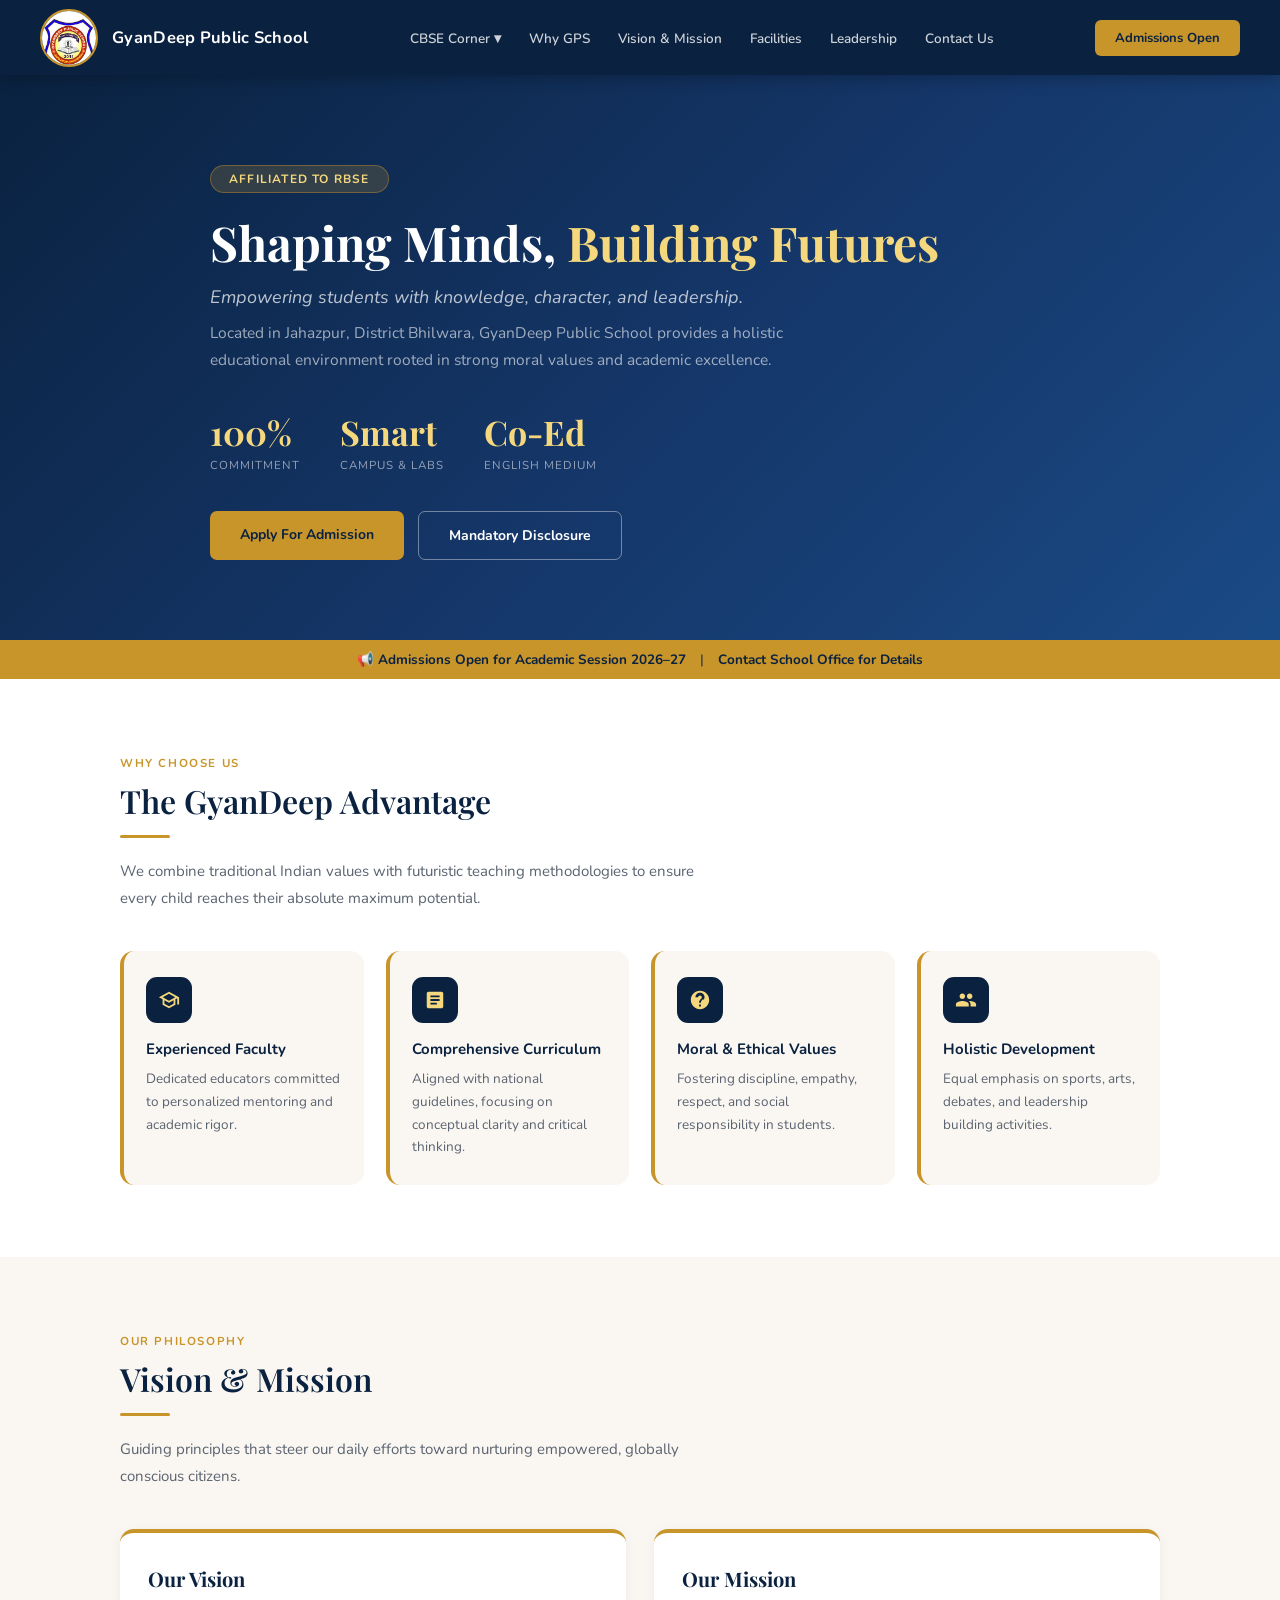
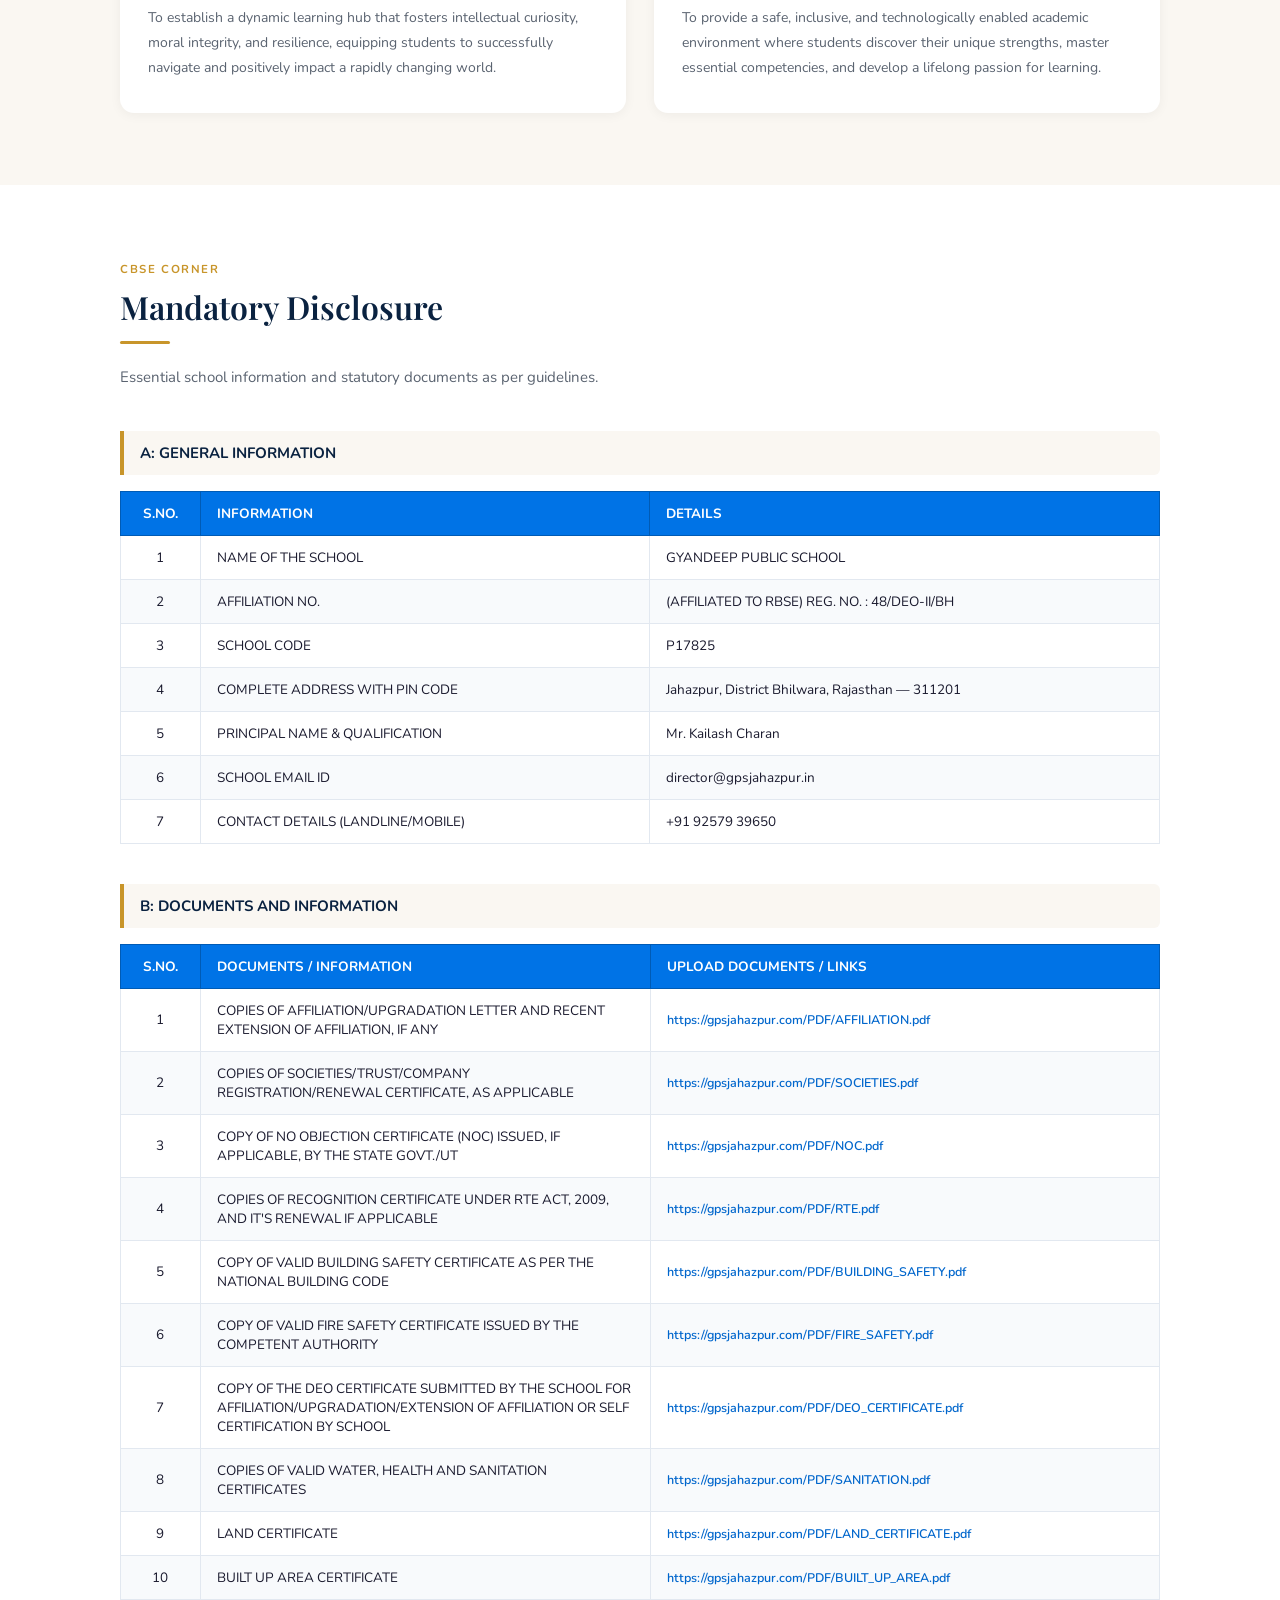
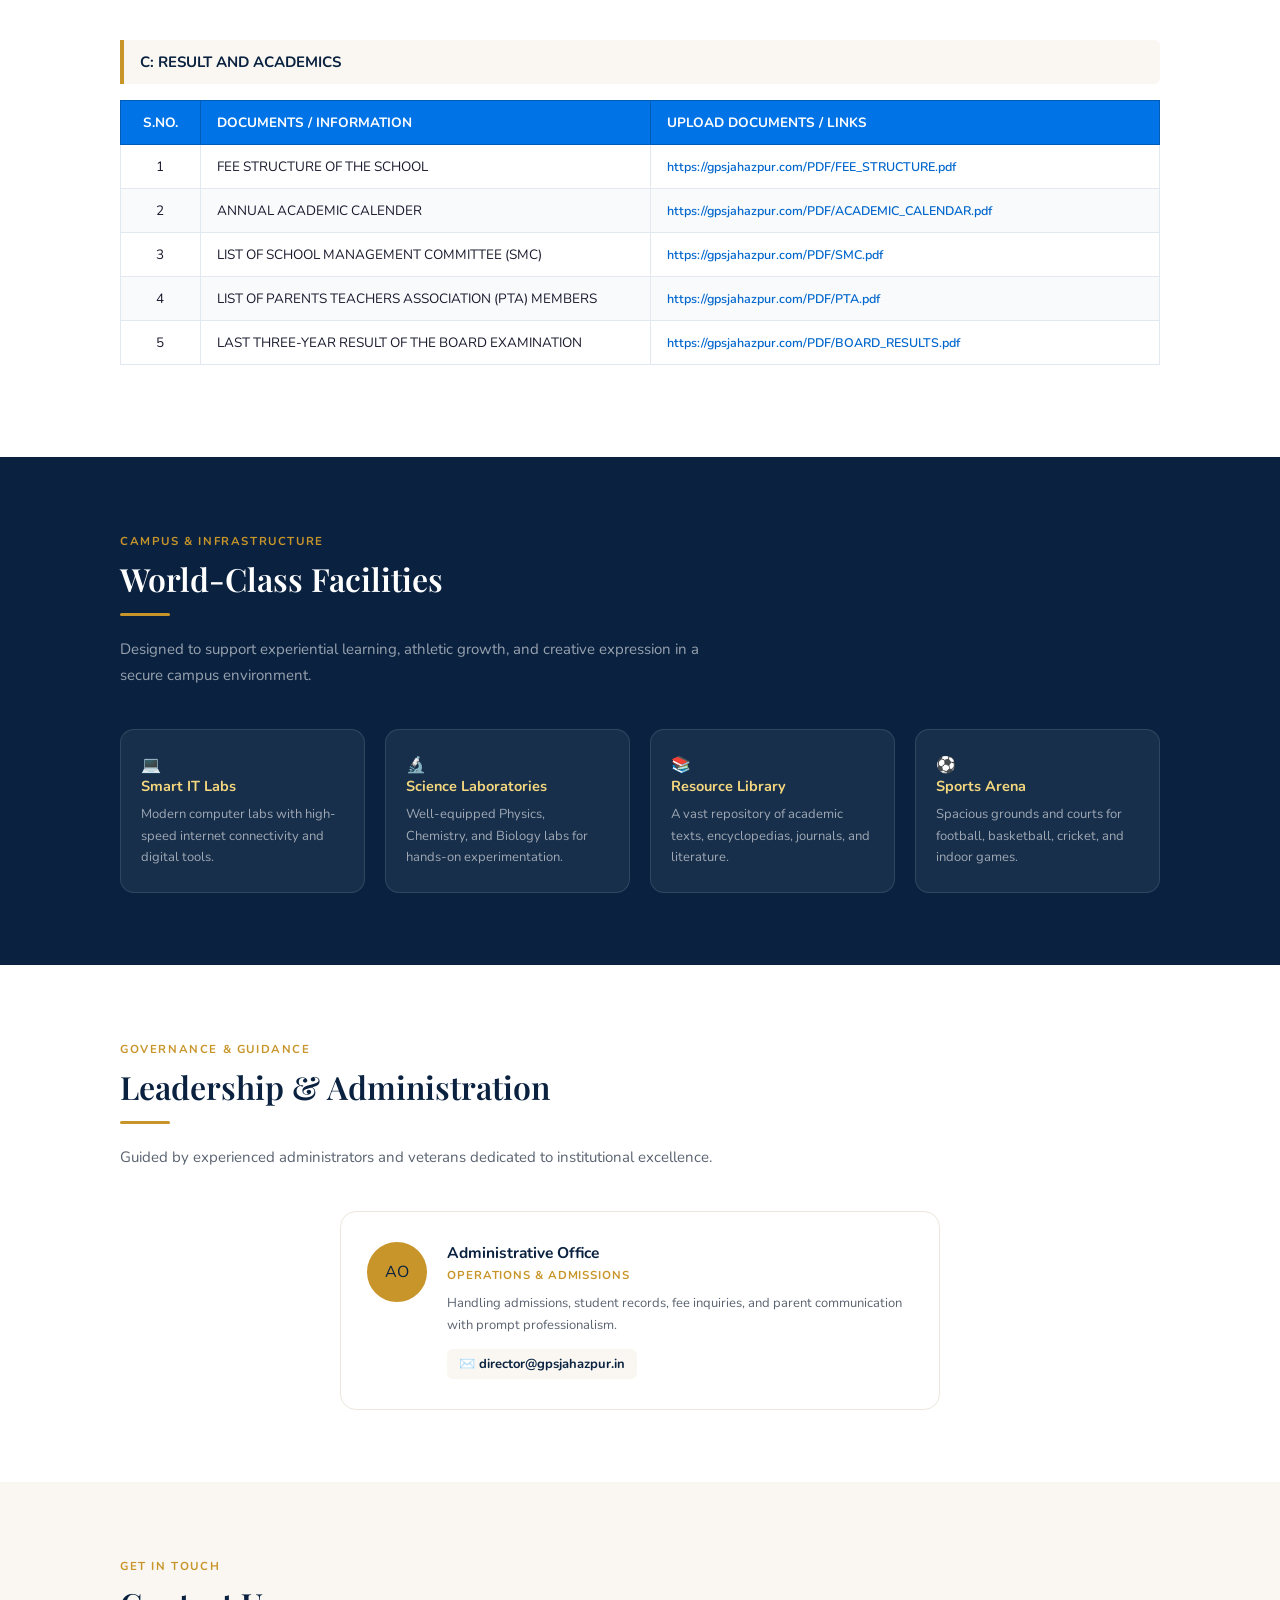
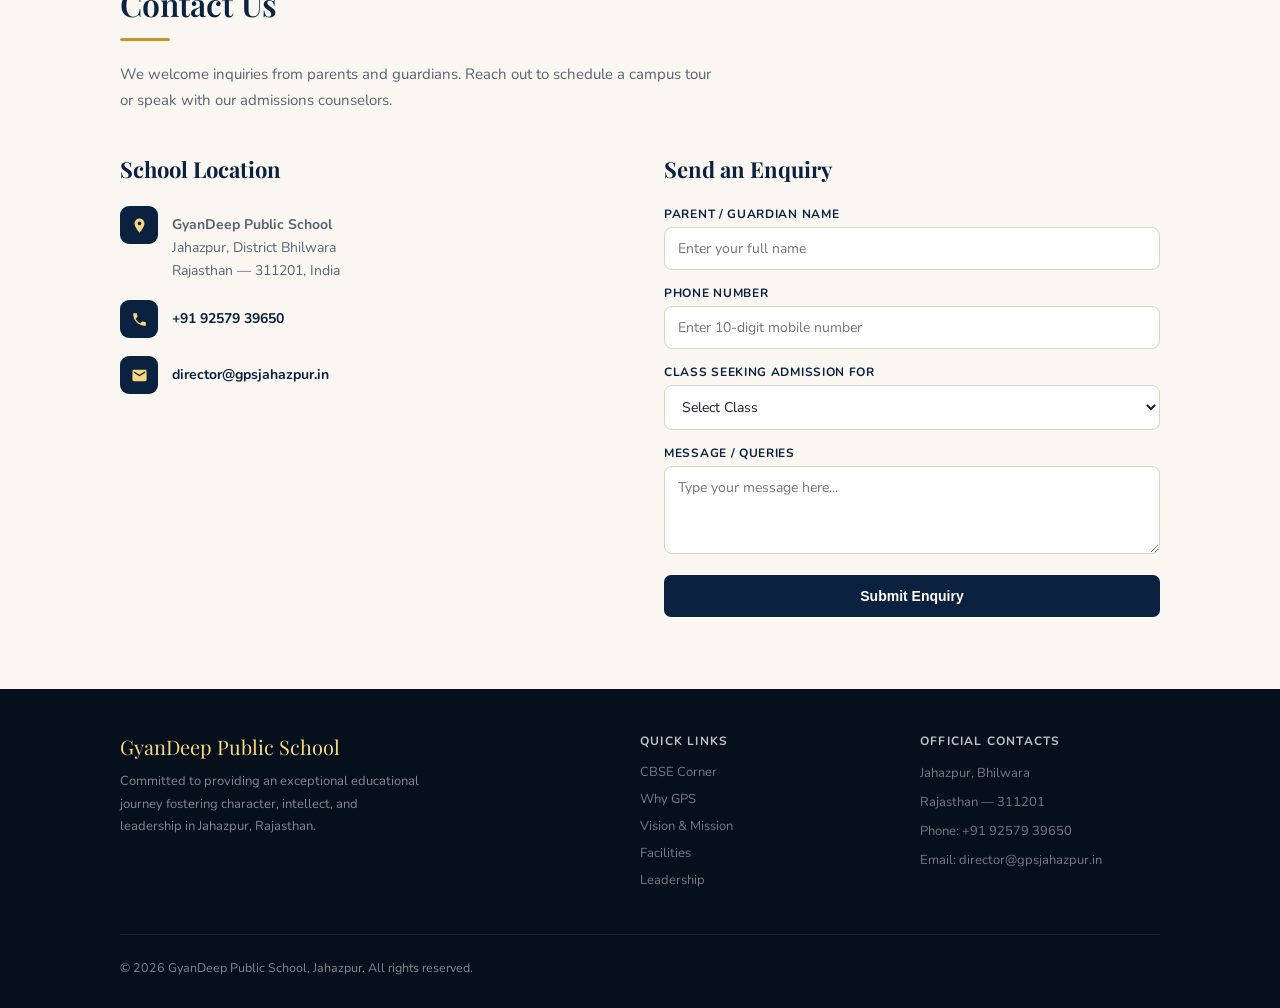
<file: index.html>
<!DOCTYPE html>
<html lang="en">
<head>
  <meta charset="UTF-8">
  <meta name="viewport" content="width=device-width, initial-scale=1.0">
  <title>GyanDeep Public School Jahazpur</title>
  <link rel="stylesheet" href="style.css">
  <link href="https://fonts.googleapis.com/css2?family=Nunito:wght@400;600;700&family=Playfair+Display:wght@600;700&display=swap" rel="stylesheet">
</head>
<body>

  <!-- Navigation -->
  <nav>
    <a href="#" class="nav-logo">
      <div class="emblem">
        <img src="LogoS.jpg" alt="GyanDeep Public School Logo">
      </div>
      <span>GyanDeep Public School</span>
    </a>
    <ul class="nav-links">
      <li class="dropdown">
        <a href="#cbse-corner">CBSE Corner ▾</a>
        <div class="dropdown-content">
          <a href="#disclosure">Mandatory Disclosure</a>
        </div>
      </li>
      <li><a href="#why-gps">Why GPS</a></li>
      <li><a href="#vision">Vision & Mission</a></li>
      <li><a href="#facilities">Facilities</a></li>
      <li><a href="#leadership">Leadership</a></li>
      <li><a href="#contact">Contact Us</a></li>
    </ul>
    <a href="#contact" class="nav-cta">Admissions Open</a>
    <button class="hamburger" id="hamburger" aria-label="Toggle menu">
      <span></span>
      <span></span>
      <span></span>
    </button>
  </nav>

  <!-- Mobile Menu -->
  <div class="mobile-menu" id="mobileMenu">
    <a href="#cbse-corner">CBSE Corner</a>
    <a href="#why-gps">Why GPS</a>
    <a href="#vision">Vision & Mission</a>
    <a href="#facilities">Facilities</a>
    <a href="#leadership">Leadership</a>
    <a href="#contact">Contact Us</a>
  </div>

  <!-- Hero Section -->
  <header class="hero">
    <div class="hero-inner">
      <div class="hero-badge">Affiliated to RBSE</div>
      <h1>Shaping Minds, <span>Building Futures</span></h1>
      <p class="tagline">Empowering students with knowledge, character, and leadership.</p>
      <p class="sub">Located in Jahazpur, District Bhilwara, GyanDeep Public School provides a holistic educational environment rooted in strong moral values and academic excellence.</p>
      
      <div class="hero-stats">
        <div class="hero-stat">
          <div class="num">100%</div>
          <div class="lbl">Commitment</div>
        </div>
        <div class="hero-stat">
          <div class="num">Smart</div>
          <div class="lbl">Campus & Labs</div>
        </div>
        <div class="hero-stat">
          <div class="num">Co-Ed</div>
          <div class="lbl">English Medium</div>
        </div>
      </div>

      <div class="hero-btns">
        <a href="#contact" class="btn-primary">Apply For Admission</a>
        <a href="#disclosure" class="btn-outline">Mandatory Disclosure</a>
      </div>
    </div>
  </header>

  <!-- Notice Bar -->
  <div class="notice-bar">
    📢 Admissions Open for Academic Session 2026–27 <span>|</span> Contact School Office for Details
  </div>

  <!-- Why GPS Section -->
  <section id="why-gps">
    <div class="section-inner">
      <span class="section-tag">Why Choose Us</span>
      <h2 class="section-title">The GyanDeep Advantage</h2>
      <div class="divider"></div>
      <p class="section-desc">We combine traditional Indian values with futuristic teaching methodologies to ensure every child reaches their absolute maximum potential.</p>
      
      <div class="why-grid">
        <div class="why-card">
          <div class="why-icon">
            <svg viewBox="0 0 24 24"><path d="M12 3L1 9l4 2.18v6L12 21l7-3.82v-6l2-1.09V17h2V9L12 3zm6.82 6L12 12.72 5.18 9 12 5.28 18.82 9zM17 15.99l-5 2.73-5-2.73v-3.72L12 15l5-2.73v3.72z"/></svg>
          </div>
          <h3>Experienced Faculty</h3>
          <p>Dedicated educators committed to personalized mentoring and academic rigor.</p>
        </div>
        <div class="why-card">
          <div class="why-icon">
            <svg viewBox="0 0 24 24"><path d="M19 3H5c-1.1 0-2 .9-2 2v14c0 1.1.9 2 2 2h14c1.1 0 2-.9 2-2V5c0-1.1-.9-2-2-2zm-5 14H7v-2h7v2zm3-4H7v-2h10v2zm0-4H7V7h10v2z"/></svg>
          </div>
          <h3>Comprehensive Curriculum</h3>
          <p>Aligned with national guidelines, focusing on conceptual clarity and critical thinking.</p>
        </div>
        <div class="why-card">
          <div class="why-icon">
            <svg viewBox="0 0 24 24"><path d="M12 2C6.48 2 2 6.48 2 12s4.48 10 10 10 10-4.48 10-10S17.52 2 12 2zm1 17h-2v-2h2v2zm2.07-7.75l-.9.92C13.45 12.9 13 13.5 13 15h-2v-.5c0-1.1.45-2.1 1.17-2.83l1.24-1.26c.37-.36.59-.86.59-1.41 0-1.1-.9-2-2-2s-2 .9-2 2H7c0-2.76 2.24-5 5-5s5 2.24 5 5c0 1.04-.42 1.99-1.07 2.75z"/></svg>
          </div>
          <h3>Moral & Ethical Values</h3>
          <p>Fostering discipline, empathy, respect, and social responsibility in students.</p>
        </div>
        <div class="why-card">
          <div class="why-icon">
            <svg viewBox="0 0 24 24"><path d="M16 11c1.66 0 2.99-1.34 2.99-3S17.66 5 16 5c-1.66 0-3 1.34-3 3s1.34 3 3 3zm-8 0c1.66 0 2.99-1.34 2.99-3S9.66 5 8 5C6.34 5 5 6.34 5 8s1.34 3 3 3zm0 2c-2.33 0-7 1.17-7 3.5V19h14v-2.5c0-2.33-4.67-3.5-7-3.5zm8 0c-.29 0-.62.02-.97.05 1.16.84 1.97 1.97 1.97 3.45V19h6v-2.5c0-2.33-4.67-3.5-7-3.5z"/></svg>
          </div>
          <h3>Holistic Development</h3>
          <p>Equal emphasis on sports, arts, debates, and leadership building activities.</p>
        </div>
      </div>
    </div>
  </section>

  <!-- Vision & Mission -->
  <section id="vision" class="vm-bg">
    <div class="section-inner">
      <span class="section-tag">Our Philosophy</span>
      <h2 class="section-title">Vision & Mission</h2>
      <div class="divider"></div>
      <p class="section-desc">Guiding principles that steer our daily efforts toward nurturing empowered, globally conscious citizens.</p>

      <div class="vm-grid">
        <div class="vm-card">
          <h3>Our Vision</h3>
          <p>To establish a dynamic learning hub that fosters intellectual curiosity, moral integrity, and resilience, equipping students to successfully navigate and positively impact a rapidly changing world.</p>
        </div>
        <div class="vm-card">
          <h3>Our Mission</h3>
          <p>To provide a safe, inclusive, and technologically enabled academic environment where students discover their unique strengths, master essential competencies, and develop a lifelong passion for learning.</p>
        </div>
      </div>
    </div>
  </section>

  <!-- Mandatory Disclosure Section -->
  <section id="disclosure" class="disclosure-section">
    <div class="section-inner">
      <span class="section-tag" id="cbse-corner">CBSE Corner</span>
      <h2 class="section-title">Mandatory Disclosure</h2>
      <div class="divider"></div>
      <p class="section-desc">Essential school information and statutory documents as per guidelines.</p>

      <!-- A: General Information -->
      <div class="disclosure-block">
        <div class="disclosure-table-title">A: GENERAL INFORMATION</div>
        <div class="table-responsive">
          <table class="disclosure-table">
            <thead>
              <tr>
                <th>S.NO.</th>
                <th>INFORMATION</th>
                <th>DETAILS</th>
              </tr>
            </thead>
            <tbody>
              <tr><td>1</td><td>NAME OF THE SCHOOL</td><td>GYANDEEP PUBLIC SCHOOL</td></tr>
              <tr><td>2</td><td>AFFILIATION NO.</td><td class="nowrap-text">(AFFILIATED TO RBSE) REG. NO. : 48/DEO-II/BH</td></tr>
              <tr><td>3</td><td>SCHOOL CODE</td><td>P17825</td></tr>
              <tr><td>4</td><td>COMPLETE ADDRESS WITH PIN CODE</td><td>Jahazpur, District Bhilwara, Rajasthan — 311201</td></tr>
              <tr><td>5</td><td>PRINCIPAL NAME & QUALIFICATION</td><td>Mr. Kailash Charan</td></tr>
              <tr><td>6</td><td>SCHOOL EMAIL ID</td><td>director@gpsjahazpur.in</td></tr>
              <tr><td>7</td><td>CONTACT DETAILS (LANDLINE/MOBILE)</td><td>+91 92579 39650</td></tr>
            </tbody>
          </table>
        </div>
      </div>

      <!-- B: Documents and Information -->
      <div class="disclosure-block" style="margin-top: 40px;">
        <div class="disclosure-table-title">B: DOCUMENTS AND INFORMATION</div>
        <div class="table-responsive">
          <table class="disclosure-table">
            <thead>
              <tr>
                <th>S.NO.</th>
                <th>DOCUMENTS / INFORMATION</th>
                <th>UPLOAD DOCUMENTS / LINKS</th>
              </tr>
            </thead>
            <tbody>
              <tr>
                <td>1</td>
                <td>COPIES OF AFFILIATION/UPGRADATION LETTER AND RECENT EXTENSION OF AFFILIATION, IF ANY</td>
                <td><a href="https://gpsjahazpur.com/PDF/AFFILIATION.pdf" target="_blank" class="pdf-link">https://gpsjahazpur.com/PDF/AFFILIATION.pdf</a></td>
              </tr>
              <tr>
                <td>2</td>
                <td>COPIES OF SOCIETIES/TRUST/COMPANY REGISTRATION/RENEWAL CERTIFICATE, AS APPLICABLE</td>
                <td><a href="https://gpsjahazpur.com/PDF/SOCIETIES.pdf" target="_blank" class="pdf-link">https://gpsjahazpur.com/PDF/SOCIETIES.pdf</a></td>
              </tr>
              <tr>
                <td>3</td>
                <td>COPY OF NO OBJECTION CERTIFICATE (NOC) ISSUED, IF APPLICABLE, BY THE STATE GOVT./UT</td>
                <td><a href="https://gpsjahazpur.com/PDF/NOC.pdf" target="_blank" class="pdf-link">https://gpsjahazpur.com/PDF/NOC.pdf</a></td>
              </tr>
              <tr>
                <td>4</td>
                <td>COPIES OF RECOGNITION CERTIFICATE UNDER RTE ACT, 2009, AND IT'S RENEWAL IF APPLICABLE</td>
                <td><a href="https://gpsjahazpur.com/PDF/RTE.pdf" target="_blank" class="pdf-link">https://gpsjahazpur.com/PDF/RTE.pdf</a></td>
              </tr>
              <tr>
                <td>5</td>
                <td>COPY OF VALID BUILDING SAFETY CERTIFICATE AS PER THE NATIONAL BUILDING CODE</td>
                <td><a href="https://gpsjahazpur.com/PDF/BUILDING_SAFETY.pdf" target="_blank" class="pdf-link">https://gpsjahazpur.com/PDF/BUILDING_SAFETY.pdf</a></td>
              </tr>
              <tr>
                <td>6</td>
                <td>COPY OF VALID FIRE SAFETY CERTIFICATE ISSUED BY THE COMPETENT AUTHORITY</td>
                <td><a href="https://gpsjahazpur.com/PDF/FIRE_SAFETY.pdf" target="_blank" class="pdf-link">https://gpsjahazpur.com/PDF/FIRE_SAFETY.pdf</a></td>
              </tr>
              <tr>
                <td>7</td>
                <td>COPY OF THE DEO CERTIFICATE SUBMITTED BY THE SCHOOL FOR AFFILIATION/UPGRADATION/EXTENSION OF AFFILIATION OR SELF CERTIFICATION BY SCHOOL</td>
                <td><a href="https://gpsjahazpur.com/PDF/DEO_CERTIFICATE.pdf" target="_blank" class="pdf-link">https://gpsjahazpur.com/PDF/DEO_CERTIFICATE.pdf</a></td>
              </tr>
              <tr>
                <td>8</td>
                <td>COPIES OF VALID WATER, HEALTH AND SANITATION CERTIFICATES</td>
                <td><a href="https://gpsjahazpur.com/PDF/SANITATION.pdf" target="_blank" class="pdf-link">https://gpsjahazpur.com/PDF/SANITATION.pdf</a></td>
              </tr>
              <tr>
                <td>9</td>
                <td>LAND CERTIFICATE</td>
                <td><a href="https://gpsjahazpur.com/PDF/LAND_CERTIFICATE.pdf" target="_blank" class="pdf-link">https://gpsjahazpur.com/PDF/LAND_CERTIFICATE.pdf</a></td>
              </tr>
              <tr>
                <td>10</td>
                <td>BUILT UP AREA CERTIFICATE</td>
                <td><a href="https://gpsjahazpur.com/PDF/BUILT_UP_AREA.pdf" target="_blank" class="pdf-link">https://gpsjahazpur.com/PDF/BUILT_UP_AREA.pdf</a></td>
              </tr>
            </tbody>
          </table>
        </div>
      </div>

      <!-- C: Result and Academics -->
      <div class="disclosure-block" style="margin-top: 40px;">
        <div class="disclosure-table-title">C: RESULT AND ACADEMICS</div>
        <div class="table-responsive">
          <table class="disclosure-table">
            <thead>
              <tr>
                <th>S.NO.</th>
                <th>DOCUMENTS / INFORMATION</th>
                <th>UPLOAD DOCUMENTS / LINKS</th>
              </tr>
            </thead>
            <tbody>
              <tr>
                <td>1</td>
                <td>FEE STRUCTURE OF THE SCHOOL</td>
                <td><a href="https://gpsjahazpur.com/PDF/FEE_STRUCTURE.pdf" target="_blank" class="pdf-link">https://gpsjahazpur.com/PDF/FEE_STRUCTURE.pdf</a></td>
              </tr>
              <tr>
                <td>2</td>
                <td>ANNUAL ACADEMIC CALENDER</td>
                <td><a href="https://gpsjahazpur.com/PDF/ACADEMIC_CALENDAR.pdf" target="_blank" class="pdf-link">https://gpsjahazpur.com/PDF/ACADEMIC_CALENDAR.pdf</a></td>
              </tr>
              <tr>
                <td>3</td>
                <td>LIST OF SCHOOL MANAGEMENT COMMITTEE (SMC)</td>
                <td><a href="https://gpsjahazpur.com/PDF/SMC.pdf" target="_blank" class="pdf-link">https://gpsjahazpur.com/PDF/SMC.pdf</a></td>
              </tr>
              <tr>
                <td>4</td>
                <td>LIST OF PARENTS TEACHERS ASSOCIATION (PTA) MEMBERS</td>
                <td><a href="https://gpsjahazpur.com/PDF/PTA.pdf" target="_blank" class="pdf-link">https://gpsjahazpur.com/PDF/PTA.pdf</a></td>
              </tr>
              <tr>
                <td>5</td>
                <td>LAST THREE-YEAR RESULT OF THE BOARD EXAMINATION</td>
                <td><a href="https://gpsjahazpur.com/PDF/BOARD_RESULTS.pdf" target="_blank" class="pdf-link">https://gpsjahazpur.com/PDF/BOARD_RESULTS.pdf</a></td>
              </tr>
            </tbody>
          </table>
        </div>
      </div>

    </div>
  </section>

  <!-- Facilities Section -->
  <section class="fac-bg">
    <div class="section-inner">
      <span class="section-tag">Campus & Infrastructure</span>
      <h2 class="section-title">World-Class Facilities</h2>
      <div class="divider"></div>
      <p class="section-desc">Designed to support experiential learning, athletic growth, and creative expression in a secure campus environment.</p>

      <div class="fac-grid">
        <div class="fac-card">
          <div class="fac-fic">💻</div>
          <h3>Smart IT Labs</h3>
          <p>Modern computer labs with high-speed internet connectivity and digital tools.</p>
        </div>
        <div class="fac-card">
          <div class="fac-fic">🔬</div>
          <h3>Science Laboratories</h3>
          <p>Well-equipped Physics, Chemistry, and Biology labs for hands-on experimentation.</p>
        </div>
        <div class="fac-card">
          <div class="fac-fic">📚</div>
          <h3>Resource Library</h3>
          <p>A vast repository of academic texts, encyclopedias, journals, and literature.</p>
        </div>
        <div class="fac-card">
          <div class="fac-fic">⚽</div>
          <h3>Sports Arena</h3>
          <p>Spacious grounds and courts for football, basketball, cricket, and indoor games.</p>
        </div>
      </div>
    </div>
  </section>

  <!-- Leadership Section -->
  <section id="leadership">
    <div class="section-inner">
      <span class="section-tag">Governance & Guidance</span>
      <h2 class="section-title">Leadership & Administration</h2>
      <div class="divider"></div>
      <p class="section-desc">Guided by experienced administrators and veterans dedicated to institutional excellence.</p>

      <div class="lead-grid" style="grid-template-columns: 1fr; max-width: 600px; margin: 0 auto;">
        <div class="lead-card">
          <div class="lead-avatar" style="background: var(--gold); color: var(--navy);">AO</div>
          <div>
            <h3>Administrative Office</h3>
            <div class="role">Operations & Admissions</div>
            <p>Handling admissions, student records, fee inquiries, and parent communication with prompt professionalism.</p>
            <a href="mailto:director@gpsjahazpur.in" class="phone">✉️ director@gpsjahazpur.in</a>
          </div>
        </div>
      </div>
    </div>
  </section>

  <!-- Contact Section -->
  <section id="contact" class="contact-bg">
    <div class="section-inner">
      <span class="section-tag">Get In Touch</span>
      <h2 class="section-title">Contact Us</h2>
      <div class="divider"></div>
      <p class="section-desc">We welcome inquiries from parents and guardians. Reach out to schedule a campus tour or speak with our admissions counselors.</p>

      <div class="contact-grid">
        <div class="contact-info">
          <h3>School Location</h3>
          
          <div class="contact-row">
            <div class="contact-icon">
              <svg viewBox="0 0 24 24"><path d="M12 2C8.13 2 5 5.13 5 9c0 5.25 7 13 7 13s7-7.75 7-13c0-3.87-3.13-7-7-7zm0 9.5c-1.38 0-2.5-1.12-2.5-2.5s1.12-2.5 2.5-2.5 2.5 1.12 2.5 2.5-1.12 2.5-2.5 2.5z"/></svg>
            </div>
            <p><strong>GyanDeep Public School</strong><br>Jahazpur, District Bhilwara<br>Rajasthan — 311201, India</p>
          </div>

          <div class="contact-row">
            <div class="contact-icon">
              <svg viewBox="0 0 24 24"><path d="M6.62 10.79c1.44 2.83 3.76 5.14 6.59 6.59l2.2-2.2c.27-.27.67-.36 1.02-.24 1.12.37 2.33.57 3.57.57.55 0 1 .45 1 1V20c0 .55-.45 1-1 1-9.39 0-17-7.61-17-17 0-.55.45-1 1-1h3.5c.55 0 1 .45 1 1 0 1.25.2 2.45.57 3.57.11.35.03.74-.25 1.02l-2.2 2.2z"/></svg>
            </div>
            <p><a href="tel:+919257939650">+91 92579 39650</a></p>
          </div>

          <div class="contact-row">
            <div class="contact-icon">
              <svg viewBox="0 0 24 24"><path d="M20 4H4c-1.1 0-1.99.9-1.99 2L2 18c0 1.1.9 2 2 2h16c1.1 0 2-.9 2-2V6c0-1.1-.9-2-2-2zm0 4l-8 5-8-5V6l8 5 8-5v2z"/></svg>
            </div>
            <p><a href="mailto:director@gpsjahazpur.in">director@gpsjahazpur.in</a></p>
          </div>
        </div>

        <div class="contact-form">
          <h3>Send an Enquiry</h3>
          <form onsubmit="event.preventDefault(); alert('Thank you for your enquiry. We will contact you soon!');">
            <div class="form-row">
              <label for="name">Parent / Guardian Name</label>
              <input type="text" id="name" required placeholder="Enter your full name">
            </div>
            <div class="form-row">
              <label for="phone">Phone Number</label>
              <input type="tel" id="phone" required placeholder="Enter 10-digit mobile number">
            </div>
            <div class="form-row">
              <label for="class">Class Seeking Admission For</label>
              <select id="class">
                <option>Select Class</option>
                <option>Primary Classes</option>
                <option>Middle Classes</option>
                <option>Secondary Classes</option>
              </select>
            </div>
            <div class="form-row">
              <label for="message">Message / Queries</label>
              <textarea id="message" placeholder="Type your message here..."></textarea>
            </div>
            <button type="submit" class="submit-btn">Submit Enquiry</button>
          </form>
        </div>
      </div>
    </div>
  </section>

  <!-- Footer -->
  <footer>
    <div class="footer-inner">
      <div class="footer-top">
        <div class="footer-brand">
          <div class="logo">GyanDeep Public School</div>
          <p>Committed to providing an exceptional educational journey fostering character, intellect, and leadership in Jahazpur, Rajasthan.</p>
        </div>
        <div class="footer-col">
          <h4>Quick Links</h4>
          <a href="#cbse-corner">CBSE Corner</a>
          <a href="#why-gps">Why GPS</a>
          <a href="#vision">Vision & Mission</a>
          <a href="#facilities">Facilities</a>
          <a href="#leadership">Leadership</a>
        </div>
        <div class="footer-col">
          <h4>Official Contacts</h4>
          <p>Jahazpur, Bhilwara</p>
          <p>Rajasthan — 311201</p>
          <p>Phone: +91 92579 39650</p>
          <p>Email: director@gpsjahazpur.in</p>
        </div>
      </div>
      <div class="footer-bottom">
        <p>&copy; 2026 GyanDeep Public School, Jahazpur. All rights reserved.</p>
      </div>
    </div>
  </footer>

  <script>
    const hamburger = document.getElementById('hamburger');
    const mobileMenu = document.getElementById('mobileMenu');
    hamburger.addEventListener('click', () => {
      mobileMenu.classList.toggle('open');
    });
    document.querySelectorAll('.mobile-menu a').forEach(link => {
      link.addEventListener('click', () => {
        mobileMenu.classList.remove('open');
      });
    });
  </script>
</body>
</html>
</file>
<file: style.css>
*, *::before, *::after { 
  box-sizing: border-box; 
  margin: 0; 
  padding: 0; 
}

:root {
  --navy: #0a2240;
  --gold: #c8952a;
  --gold-light: #f5d87e;
  --cream: #faf7f2;
  --text: #1a1a2e;
  --muted: #5a6370;
  --white: #ffffff;
}

html { 
  scroll-behavior: smooth; 
}

body { 
  font-family: 'Nunito', sans-serif; 
  color: var(--text); 
  background: var(--white); 
}

/* ── NAV ── */
nav {
  background: var(--navy);
  position: sticky; 
  top: 0; 
  z-index: 100;
  display: flex; 
  align-items: center; 
  justify-content: space-between;
  padding: 0 40px; 
  height: 75px;
  box-shadow: 0 2px 16px rgba(0,0,0,0.28);
}

.nav-logo { 
  display: flex; 
  align-items: center; 
  gap: 14px; 
  text-decoration: none; 
}

.nav-logo .emblem {
  width: 58px; 
  height: 58px; 
  background: var(--white); 
  border-radius: 50%;
  display: flex; 
  align-items: center; 
  justify-content: center;
  flex-shrink: 0;
  overflow: hidden;
  border: 2px solid var(--gold);
}

.nav-logo .emblem img {
  width: 100%;
  height: 100%;
  object-fit: cover;
  display: block;
}

.nav-logo span { 
  color: var(--white); 
  font-weight: 700; 
  font-size: 16.5px; 
  letter-spacing: 0.3px;
}

.nav-links { 
  display: flex; 
  gap: 28px; 
  list-style: none; 
  align-items: center;
}

.nav-links a { 
  color: rgba(255,255,255,0.80); 
  text-decoration: none; 
  font-size: 13.5px; 
  font-weight: 600; 
  transition: color 0.2s; 
}

.nav-links a:hover { 
  color: var(--gold-light); 
}

/* Dropdown Menu Styles */
.nav-links .dropdown {
  position: relative;
}

.nav-links .dropdown-content {
  display: none;
  position: absolute;
  top: 100%;
  left: 0;
  background: var(--navy);
  min-width: 200px;
  box-shadow: 0 8px 20px rgba(0,0,0,0.3);
  border-radius: 6px;
  padding: 10px 0;
  z-index: 110;
  border-top: 2px solid var(--gold);
}

.nav-links .dropdown-content a {
  display: block;
  padding: 10px 18px;
  color: rgba(255,255,255,0.85);
  font-size: 13px;
  white-space: nowrap;
}

.nav-links .dropdown-content a:hover {
  background: rgba(200,149,42,0.15);
  color: var(--gold-light);
}

.nav-links .dropdown:hover .dropdown-content {
  display: block;
}

.nav-cta {
  background: var(--gold); 
  color: var(--navy); 
  border: none;
  padding: 9px 20px; 
  border-radius: 6px; 
  font-size: 13px; 
  font-weight: 700; 
  cursor: pointer;
  transition: background 0.2s; 
  text-decoration: none; 
  display: inline-block;
}

.nav-cta:hover { 
  background: var(--gold-light); 
}

.hamburger { 
  display: none; 
  flex-direction: column; 
  gap: 5px; 
  cursor: pointer; 
  background: none; 
  border: none; 
  padding: 4px; 
}

.hamburger span { 
  width: 24px; 
  height: 2px; 
  background: white; 
  border-radius: 2px; 
  display: block; 
  transition: all 0.3s; 
}

.mobile-menu {
  display: none; 
  position: fixed; 
  top: 75px; 
  left: 0; 
  right: 0;
  background: var(--navy); 
  padding: 20px 32px; 
  z-index: 99;
  flex-direction: column; 
  gap: 16px;
  box-shadow: 0 8px 24px rgba(0,0,0,0.3);
}

.mobile-menu.open { 
  display: flex; 
}

.mobile-menu a { 
  color: rgba(255,255,255,0.85); 
  text-decoration: none; 
  font-size: 15px; 
  font-weight: 600; 
  padding: 6px 0; 
  border-bottom: 1px solid rgba(255,255,255,0.1); 
}

/* ── HERO ── */
.hero {
  background: linear-gradient(135deg, var(--navy) 0%, #15376a 55%, #1a4a85 100%);
  color: white; 
  padding: 90px 40px 80px; 
  position: relative; 
  overflow: hidden;
}

.hero-inner { 
  max-width: 860px; 
  margin: 0 auto; 
  position: relative; 
}

.hero-badge {
  display: inline-block; 
  background: rgba(200,149,42,0.20); 
  color: var(--gold-light);
  border: 1px solid rgba(200,149,42,0.42); 
  border-radius: 20px;
  padding: 5px 18px; 
  font-size: 12px; 
  font-weight: 700; 
  letter-spacing: 1.2px;
  text-transform: uppercase; 
  margin-bottom: 22px;
}

.hero h1 {
  font-family: 'Playfair Display', serif; 
  font-size: 48px; 
  font-weight: 700;
  line-height: 1.16; 
  margin-bottom: 14px;
}

.hero h1 span { 
  color: var(--gold-light); 
}

.hero .tagline { 
  font-size: 18px; 
  color: rgba(255,255,255,0.72); 
  margin-bottom: 10px; 
  font-style: italic; 
}

.hero .sub { 
  font-size: 15.5px; 
  color: rgba(255,255,255,0.60); 
  margin-bottom: 36px; 
  max-width: 620px; 
  line-height: 1.75; 
}

.hero-stats { 
  display: flex; 
  gap: 40px; 
  margin-bottom: 38px; 
  flex-wrap: wrap; 
}

.hero-stat .num { 
  font-family: 'Playfair Display', serif; 
  font-size: 34px; 
  font-weight: 700; 
  color: var(--gold-light); 
}

.hero-stat .lbl { 
  font-size: 11.5px; 
  color: rgba(255,255,255,0.55); 
  text-transform: uppercase; 
  letter-spacing: 1px; 
  margin-top: 2px; 
}

.hero-btns { 
  display: flex; 
  gap: 14px; 
  flex-wrap: wrap; 
}

.btn-primary {
  background: var(--gold); 
  color: var(--navy); 
  border: none;
  padding: 14px 30px; 
  border-radius: 7px; 
  font-size: 14px; 
  font-weight: 700; 
  cursor: pointer;
  transition: all 0.2s; 
  text-decoration: none; 
  display: inline-block;
}

.btn-primary:hover { 
  background: var(--gold-light); 
}

.btn-outline {
  background: transparent; 
  color: white; 
  border: 1.5px solid rgba(255,255,255,0.40);
  padding: 14px 30px; 
  border-radius: 7px; 
  font-size: 14px; 
  font-weight: 700; 
  cursor: pointer;
  transition: all 0.2s; 
  text-decoration: none; 
  display: inline-block;
}

.btn-outline:hover { 
  border-color: var(--gold-light); 
  color: var(--gold-light); 
}

/* ── NOTICE BAR ── */
.notice-bar {
  background: var(--gold); 
  color: var(--navy);
  text-align: center; 
  padding: 10px 24px; 
  font-size: 13.5px; 
  font-weight: 700;
}

.notice-bar span { 
  opacity: 0.75; 
  font-weight: 600; 
  margin: 0 10px; 
}

/* ── SECTIONS ── */
section { 
  padding: 72px 40px; 
}

.section-inner { 
  max-width: 1040px; 
  margin: 0 auto; 
}

.section-tag {
  display: inline-block; 
  font-size: 11.5px; 
  font-weight: 700; 
  text-transform: uppercase;
  letter-spacing: 1.6px; 
  color: var(--gold); 
  margin-bottom: 10px;
}

.section-title {
  font-family: 'Playfair Display', serif; 
  font-size: 32px; 
  font-weight: 600;
  color: var(--navy); 
  margin-bottom: 14px; 
  line-height: 1.25;
}

.section-desc { 
  font-size: 15px; 
  color: var(--muted); 
  max-width: 600px; 
  line-height: 1.78; 
  margin-bottom: 40px; 
}

.divider { 
  height: 3px; 
  background: var(--gold); 
  width: 50px; 
  margin-bottom: 20px; 
  border-radius: 2px; 
}

/* ── WHY GPS ── */
.why-grid { 
  display: grid; 
  grid-template-columns: repeat(auto-fit, minmax(220px, 1fr)); 
  gap: 22px; 
}

.why-card {
  background: var(--cream); 
  border-radius: 14px; 
  padding: 26px 22px;
  border-left: 4px solid var(--gold); 
  transition: box-shadow 0.25s, transform 0.25s;
}

.why-card:hover { 
  box-shadow: 0 8px 28px rgba(0,0,0,0.1); 
  transform: translateY(-4px); 
}

.why-icon {
  width: 46px; 
  height: 46px; 
  background: var(--navy); 
  border-radius: 11px;
  display: flex; 
  align-items: center; 
  justify-content: center; 
  margin-bottom: 16px;
}

.why-icon svg { 
  width: 22px; 
  height: 22px; 
  fill: var(--gold-light); 
}

.why-card h3 { 
  font-size: 15px; 
  font-weight: 700; 
  color: var(--navy); 
  margin-bottom: 9px; 
}

.why-card p { 
  font-size: 13.5px; 
  color: var(--muted); 
  line-height: 1.68; 
}

/* ── VISION & MISSION ── */
.vm-bg { 
  background: var(--cream); 
}

.vm-grid { 
  display: grid; 
  grid-template-columns: 1fr 1fr; 
  gap: 28px; 
}

.vm-card {
  background: var(--white); 
  border-radius: 14px; 
  padding: 32px 28px;
  border-top: 4px solid var(--gold); 
  box-shadow: 0 2px 12px rgba(0,0,0,0.05);
}

.vm-card h3 { 
  font-family: 'Playfair Display', serif; 
  font-size: 20px; 
  color: var(--navy); 
  margin-bottom: 14px; 
}

.vm-card p { 
  font-size: 14px; 
  color: var(--muted); 
  line-height: 1.78; 
}

/* ── FACILITIES ── */
.fac-bg { 
  background: var(--navy); 
}

.fac-bg .section-title { 
  color: var(--white); 
}

.fac-bg .section-desc { 
  color: rgba(255,255,255,0.58); 
}

.fac-grid { 
  display: grid; 
  grid-template-columns: repeat(auto-fit, minmax(210px, 1fr)); 
  gap: 20px; 
}

.fac-card {
  background: rgba(255,255,255,0.06); 
  border: 1px solid rgba(255,255,255,0.11);
  border-radius: 14px; 
  padding: 24px 20px; 
  transition: background 0.25s, border-color 0.25s;
}

.fac-card:hover { 
  background: rgba(200,149,42,0.13); 
  border-color: rgba(200,149,42,0.35); 
}

.fac-card .fic { 
  font-size: 30px; 
  margin-bottom: 14px; 
}

.fac-card h3 { 
  font-size: 14.5px; 
  font-weight: 700; 
  color: var(--gold-light); 
  margin-bottom: 8px; 
}

.fac-card p { 
  font-size: 13px; 
  color: rgba(255,255,255,0.58); 
  line-height: 1.65; 
}

/* ── MANDATORY DISCLOSURE SECTION STYLES ── */
.disclosure-section {
  background: var(--white);
}

.disclosure-block {
  margin-bottom: 20px;
}

.disclosure-table-title {
  font-size: 15px;
  font-weight: 700;
  color: var(--navy);
  background: var(--cream);
  padding: 12px 16px;
  border-left: 4px solid var(--gold);
  margin-bottom: 16px;
  border-radius: 0 6px 6px 0;
}

.table-responsive {
  width: 100%;
  overflow-x: auto;
}

.disclosure-table {
  width: 100%;
  border-collapse: collapse;
  text-align: left;
  font-size: 13.5px;
  table-layout: auto;
}

.disclosure-table th, 
.disclosure-table td {
  padding: 12px 16px;
  border: 1px solid #e2e8f0;
  color: var(--text);
  vertical-align: middle;
}

.disclosure-table th {
  background: #0073e6;
  color: var(--white);
  font-weight: 700;
  border: 1px solid #005bb5;
}

.disclosure-table tr:nth-child(even) {
  background-color: #f8fafc;
}

.nowrap-text {
  white-space: nowrap;
}

.disclosure-table th:nth-child(1),
.disclosure-table td:nth-child(1) {
  width: 80px;
  text-align: center;
}

.disclosure-table th:nth-child(2),
.disclosure-table td:nth-child(2) {
  width: 450px;
}

.disclosure-table th:nth-child(3),
.disclosure-table td:nth-child(3) {
  width: 510px;
}

.pdf-link {
  color: #0066cc;
  font-weight: 600;
  text-decoration: none;
  font-size: 12.5px;
  word-break: break-all;
}

.pdf-link:hover {
  text-decoration: underline;
  color: #004080;
}

/* ── LEADERSHIP ── */
.lead-grid { 
  display: grid; 
  grid-template-columns: repeat(auto-fit, minmax(300px, 1fr)); 
  gap: 26px; 
}

.lead-card {
  background: var(--white); 
  border: 1px solid #ece7dc;
  border-radius: 16px; 
  padding: 30px 26px; 
  display: flex; 
  gap: 20px; 
  align-items: flex-start;
  transition: box-shadow 0.25s, transform 0.25s;
}

.lead-card:hover { 
  box-shadow: 0 10px 32px rgba(10,34,64,0.11); 
  transform: translateY(-3px); 
}

.lead-avatar {
  width: 60px; 
  height: 60px; 
  border-radius: 50%;
  background: var(--navy); 
  display: flex; 
  align-items: center; 
  justify-content: center;
  flex-shrink: 0; 
  border: 3px solid var(--gold);
  overflow: hidden;
}

.lead-avatar img {
  width: 100%;
  height: 100%;
  object-fit: cover;
  display: block;
}

.lead-card h3 { 
  font-size: 15.5px; 
  font-weight: 700; 
  color: var(--navy); 
  margin-bottom: 4px; 
}

.lead-card .role { 
  font-size: 11.5px; 
  color: var(--gold); 
  font-weight: 700; 
  text-transform: uppercase; 
  letter-spacing: 0.9px; 
  margin-bottom: 10px; 
}

.lead-card p { 
  font-size: 13px; 
  color: var(--muted); 
  line-height: 1.68; 
}

.lead-card .phone {
  display: inline-flex; 
  align-items: center; 
  gap: 6px; 
  margin-top: 12px;
  background: var(--cream); 
  border-radius: 6px; 
  padding: 6px 12px;
  font-size: 13px; 
  font-weight: 700; 
  color: var(--navy); 
  text-decoration: none;
}

/* ── CONTACT ── */
.contact-bg { 
  background: var(--cream); 
}

.contact-grid { 
  display: grid; 
  grid-template-columns: 1fr 1fr; 
  gap: 48px; 
  align-items: start; 
}

.contact-info h3 { 
  font-family: 'Playfair Display', serif; 
  font-size: 22px; 
  color: var(--navy); 
  margin-bottom: 22px; 
}

.contact-row { 
  display: flex; 
  gap: 14px; 
  margin-bottom: 18px; 
  align-items: flex-start; 
}

.contact-icon {
  width: 38px; 
  height: 38px; 
  background: var(--navy); 
  border-radius: 9px;
  display: flex; 
  align-items: center; 
  justify-content: center; 
  flex-shrink: 0;
}

.contact-icon svg { 
  width: 17px; 
  height: 17px; 
  fill: var(--gold-light); 
}

.contact-row p { 
  font-size: 14px; 
  color: var(--muted); 
  line-height: 1.65; 
  padding-top: 7px; 
}

.contact-row a { 
  color: var(--navy); 
  font-weight: 700; 
  text-decoration: none; 
}

.contact-form h3 { 
  font-family: 'Playfair Display', serif; 
  font-size: 22px; 
  color: var(--navy); 
  margin-bottom: 22px; 
}

.form-row { 
  margin-bottom: 15px; 
}

.form-row label { 
  display: block; 
  font-size: 12px; 
  font-weight: 700; 
  color: var(--navy); 
  margin-bottom: 5px; 
  text-transform: uppercase; 
  letter-spacing: 0.7px; 
}

.form-row input, .form-row textarea, .form-row select {
  width: 100%; 
  padding: 11px 13px; 
  border: 1.5px solid #d9d3c4; 
  border-radius: 8px;
  font-family: 'Nunito', sans-serif; 
  font-size: 14px; 
  color: var(--text);
  background: var(--white); 
  outline: none; 
}

.form-row textarea { 
  resize: vertical; 
  min-height: 88px; 
}

.submit-btn {
  background: var(--navy); 
  color: white; 
  border: none; 
  padding: 13px 28px;
  border-radius: 7px; 
  font-size: 14px; 
  font-weight: 700; 
  cursor: pointer; 
  width: 100%;
}

.submit-btn:hover { 
  background: #0f3260; 
}

/* ── FOOTER ── */
footer {
  background: #060f1c; 
  color: rgba(255,255,255,0.5); 
  padding: 44px 40px 32px;
}

.footer-inner { 
  max-width: 1040px; 
  margin: 0 auto; 
}

.footer-top { 
  display: grid; 
  grid-template-columns: 2fr 1fr 1fr; 
  gap: 40px; 
  margin-bottom: 36px; 
}

.footer-brand .logo { 
  font-family: 'Playfair Display', serif; 
  font-size: 20px; 
  color: var(--gold-light); 
  margin-bottom: 10px; 
}

.footer-brand p { 
  font-size: 13px; 
  line-height: 1.72; 
  max-width: 300px; 
}

.footer-col h4 { 
  font-size: 12px; 
  font-weight: 700; 
  color: rgba(255,255,255,0.75); 
  text-transform: uppercase; 
  letter-spacing: 1.2px; 
  margin-bottom: 14px; 
}

.footer-col a { 
  display: block; 
  color: rgba(255,255,255,0.45); 
  text-decoration: none; 
  font-size: 13px; 
  margin-bottom: 9px; 
}

.footer-col p { 
  font-size: 13px; 
  color: rgba(255,255,255,0.45); 
  margin-bottom: 8px; 
  line-height: 1.6; 
}

.footer-bottom { 
  border-top: 1px solid rgba(255,255,255,0.07); 
  padding-top: 24px; 
}

.footer-bottom p { 
  font-size: 12.5px; 
}

/* ── RESPONSIVE ── */
@media (max-width: 768px) {
  nav { padding: 0 20px; }
  .nav-links, .nav-cta { display: none; }
  .hamburger { display: flex; }
  .hero { padding: 60px 20px 56px; }
  .hero h1 { font-size: 32px; }
  section { padding: 52px 20px; }
  footer { padding: 36px 20px 24px; }
}

@media (max-width: 720px) {
  .contact-grid { grid-template-columns: 1fr; }
  .footer-top { grid-template-columns: 1fr; gap: 28px; }
}

@media (max-width: 640px) {
  .vm-grid { grid-template-columns: 1fr; }
}
</file>
